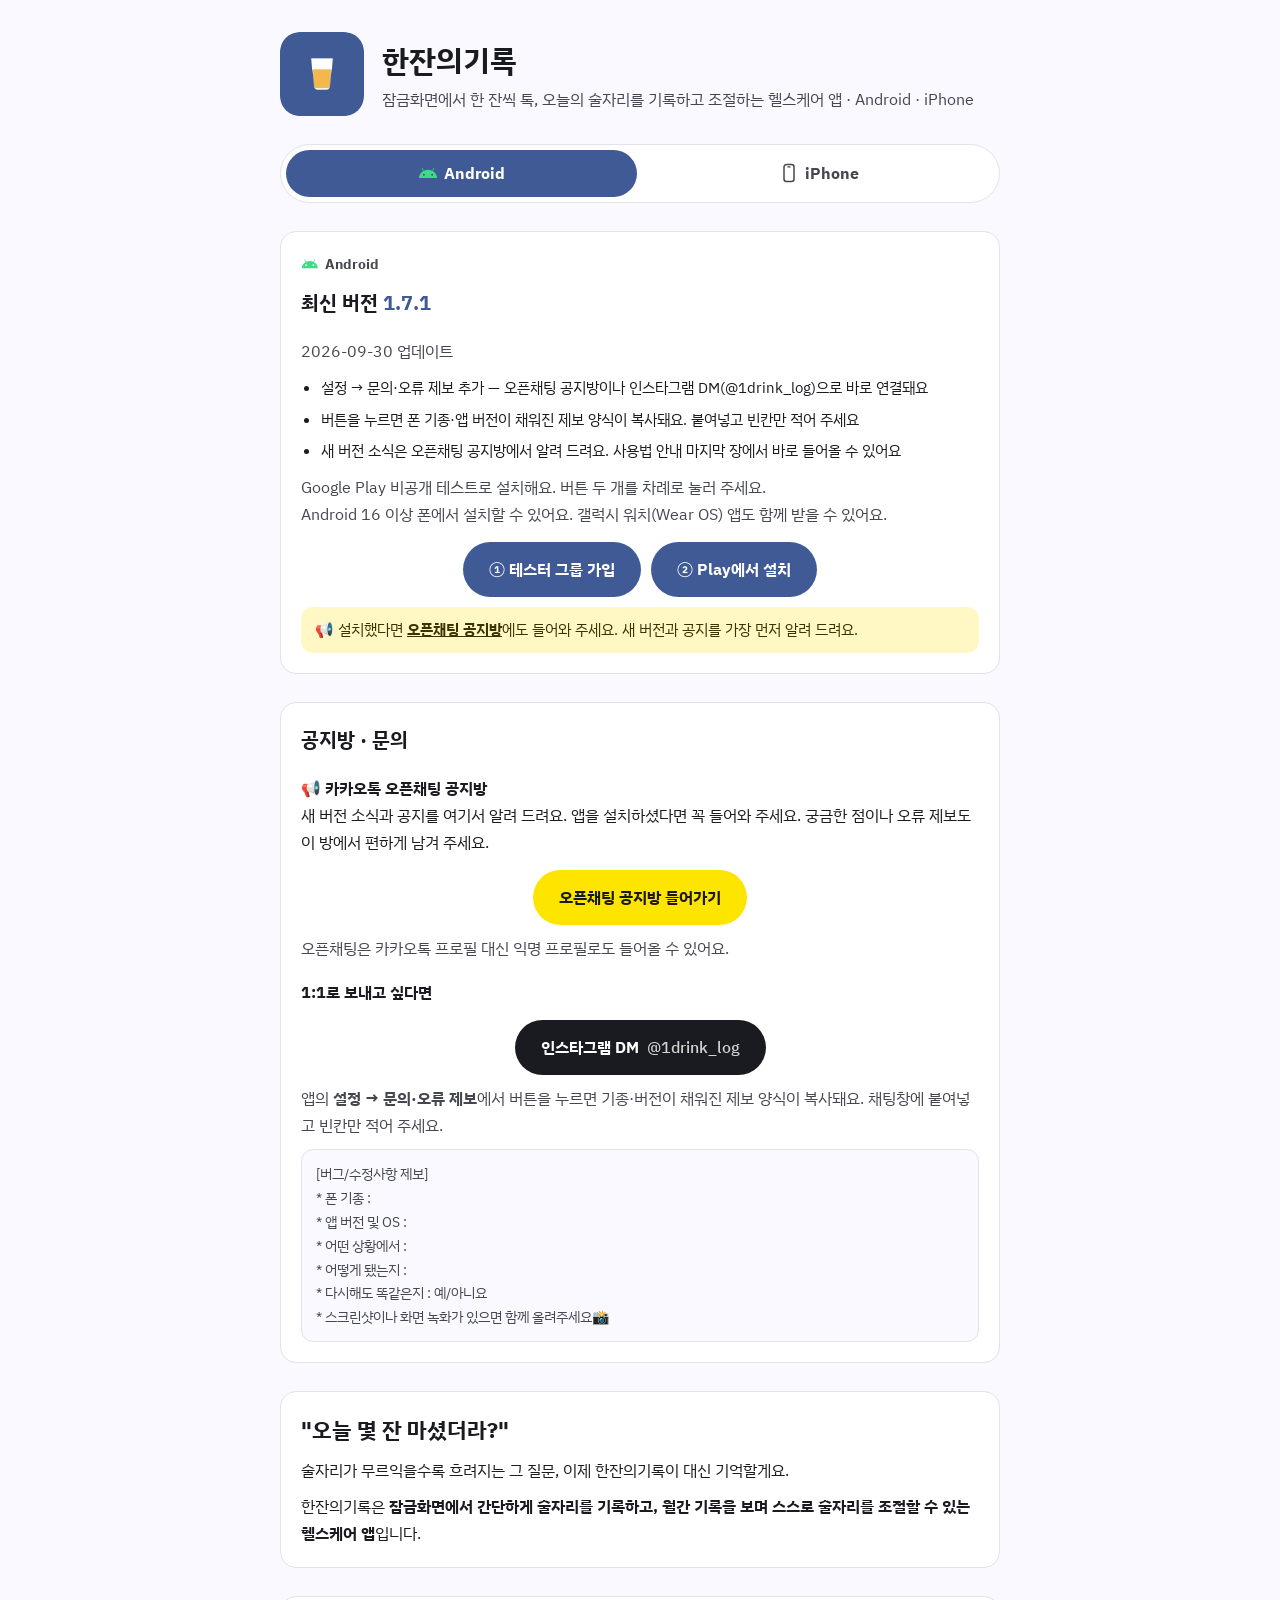
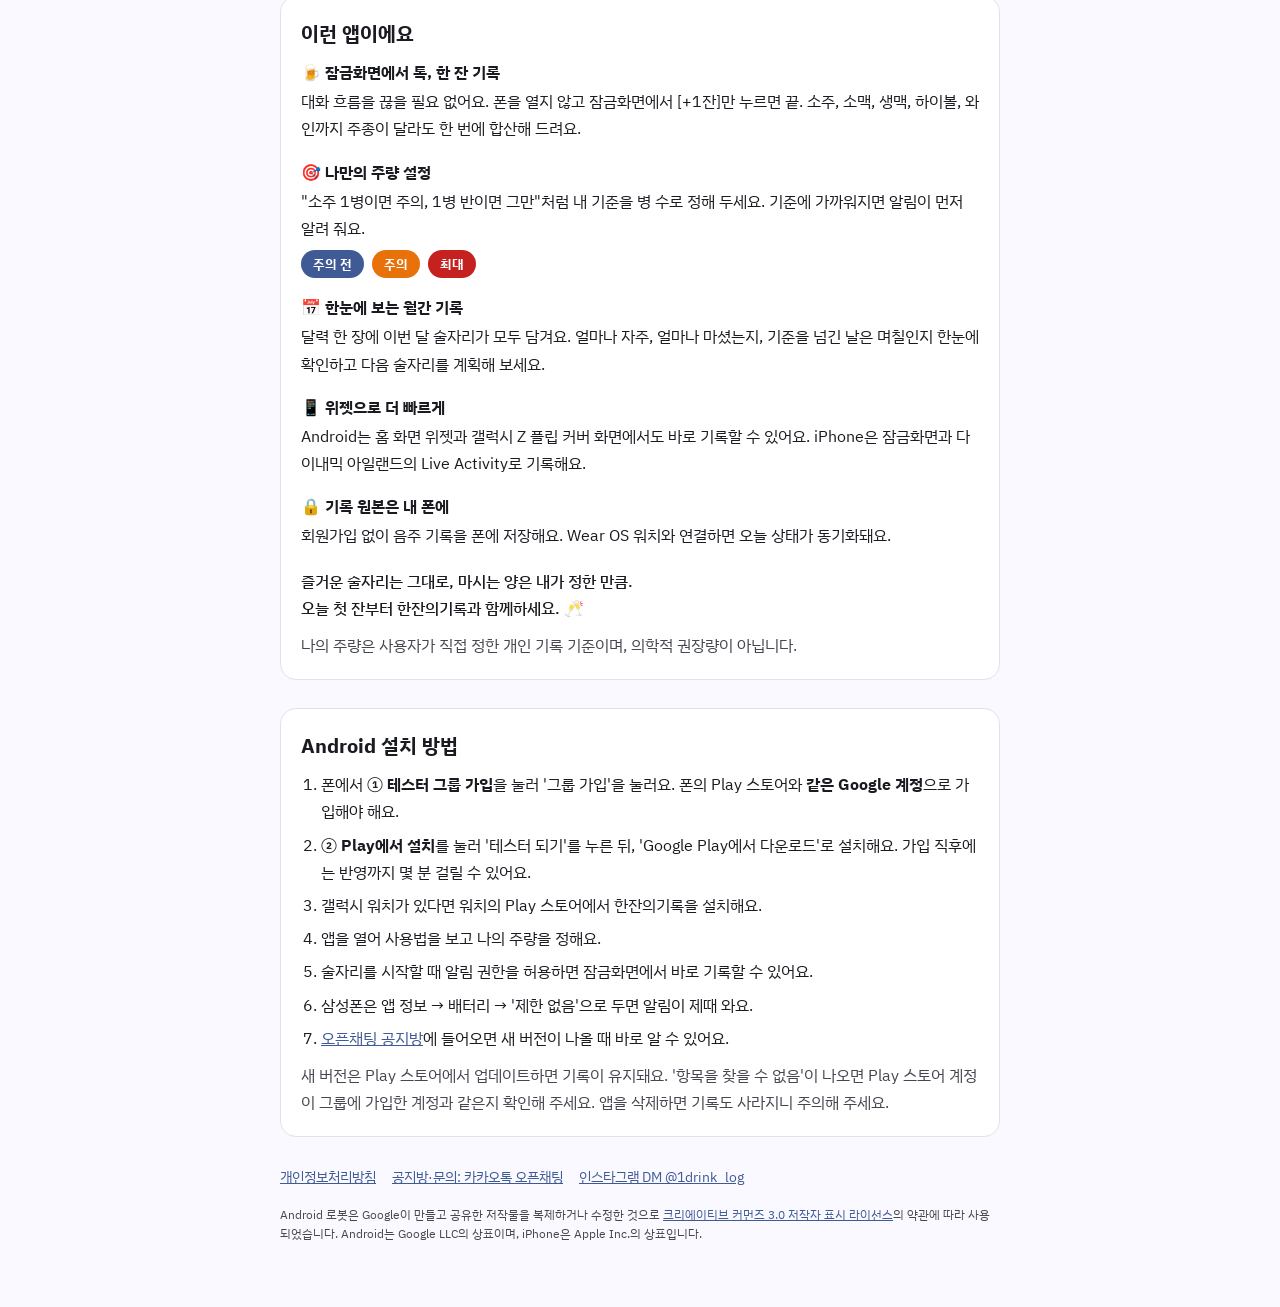
<file: index.html>
<!doctype html>
<html lang="ko">
<head>
<meta charset="utf-8">
<meta name="viewport" content="width=device-width, initial-scale=1">
<title>한잔의기록</title>
<meta name="description" content="잠금화면에서 한 잔씩 톡, 오늘의 술자리를 기록하고 조절하는 헬스케어 앱">
<link rel="icon" href="assets/icon.png">
<link rel="preconnect" href="https://fonts.googleapis.com"><link rel="preconnect" href="https://fonts.gstatic.com" crossorigin>
<link rel="stylesheet" href="https://fonts.googleapis.com/css2?family=IBM+Plex+Sans+KR:wght@400;500;700&display=swap">
<link rel="stylesheet" href="assets/style.css">
</head>
<body>
<div class="wrap">
  <header>
    <img src="assets/icon.png" alt="한잔의기록 아이콘">
    <div>
      <h1>한잔의기록</h1>
      <p class="sub">잠금화면에서 한 잔씩 톡, 오늘의 술자리를 기록하고 조절하는 헬스케어 앱 · Android · iPhone</p>
    </div>
  </header>

  <div class="tabs" role="tablist" aria-label="기기 선택" hidden>
    <button type="button" role="tab" data-os="android"><svg class="os-icon" viewBox="0 0 24 24" aria-hidden="true"><path fill="#3DDC84" d="M17.6 9.48l1.84-3.18a.38.38 0 0 0-.66-.38l-1.87 3.23A11.43 11.43 0 0 0 12 8.1c-1.77 0-3.43.39-4.91 1.05L5.22 5.92a.38.38 0 1 0-.66.38L6.4 9.48A10.8 10.8 0 0 0 1 18h22a10.8 10.8 0 0 0-5.4-8.52zM7 15.25a1.25 1.25 0 1 1 0-2.5 1.25 1.25 0 0 1 0 2.5zm10 0a1.25 1.25 0 1 1 0-2.5 1.25 1.25 0 0 1 0 2.5z"/></svg>Android</button>
    <button type="button" role="tab" data-os="ios"><svg class="os-icon" viewBox="0 0 24 24" aria-hidden="true"><rect x="6" y="1.75" width="12" height="20.5" rx="3" fill="none" stroke="currentColor" stroke-width="1.8"/><rect x="10" y="4" width="4" height="1.4" rx="0.7" fill="currentColor"/></svg>iPhone</button>
  </div>

  <section class="card download" data-os="android">
    <div style="display:grid;gap:10px">
      <p class="platform"><svg class="os-icon" viewBox="0 0 24 24" aria-hidden="true"><path fill="#3DDC84" d="M17.6 9.48l1.84-3.18a.38.38 0 0 0-.66-.38l-1.87 3.23A11.43 11.43 0 0 0 12 8.1c-1.77 0-3.43.39-4.91 1.05L5.22 5.92a.38.38 0 1 0-.66.38L6.4 9.48A10.8 10.8 0 0 0 1 18h22a10.8 10.8 0 0 0-5.4-8.52zM7 15.25a1.25 1.25 0 1 1 0-2.5 1.25 1.25 0 0 1 0 2.5zm10 0a1.25 1.25 0 1 1 0-2.5 1.25 1.25 0 0 1 0 2.5z"/></svg>Android</p>
      <!-- LATEST:START (scripts/publish-apk.sh가 배포할 때 자동으로 바꿉니다) -->
      <h2>최신 버전 <span class="version">1.7.1</span></h2>
      <p class="sub">2026-09-30 업데이트</p>
      <ul class="changes"><li>설정 → 문의·오류 제보 추가 — 오픈채팅 공지방이나 인스타그램 DM(@1drink_log)으로 바로 연결돼요</li><li>버튼을 누르면 폰 기종·앱 버전이 채워진 제보 양식이 복사돼요. 붙여넣고 빈칸만 적어 주세요</li><li>새 버전 소식은 오픈채팅 공지방에서 알려 드려요. 사용법 안내 마지막 장에서 바로 들어올 수 있어요</li></ul>
      <!-- LATEST:END -->
      <p class="sub">Google Play 비공개 테스트로 설치해요. 버튼 두 개를 차례로 눌러 주세요.<br>Android 16 이상 폰에서 설치할 수 있어요. 갤럭시 워치(Wear OS) 앱도 함께 받을 수 있어요.</p>
      <p class="btn-row play-steps"><a class="btn" href="https://groups.google.com/g/hanjan-record-testers">① 테스터 그룹 가입</a> <a class="btn" href="https://play.google.com/apps/testing/com.aimasternh.drinklog">② Play에서 설치</a></p>
      <p class="join-notice">📢 설치했다면 <a href="https://open.kakao.com/o/gG2hXAPi"><b>오픈채팅 공지방</b></a>에도 들어와 주세요. 새 버전과 공지를 가장 먼저 알려 드려요.</p>
    </div>
  </section>

  <section class="card download" data-os="ios">
    <div style="display:grid;gap:10px">
      <p class="platform"><svg class="os-icon" viewBox="0 0 24 24" aria-hidden="true"><rect x="6" y="1.75" width="12" height="20.5" rx="3" fill="none" stroke="currentColor" stroke-width="1.8"/><rect x="10" y="4" width="4" height="1.4" rx="0.7" fill="currentColor"/></svg>iPhone</p>
      <!-- IOS-LATEST:START (scripts/publish-ios.sh가 배포할 때 자동으로 바꿉니다) -->
      <h2>최신 버전 <span class="version">1.7.1</span></h2>
      <p class="sub">2026-09-30 업데이트</p>
      <ul class="changes"><li>설정 → 문의·오류 제보 추가 — 오픈채팅 공지방이나 인스타그램 DM(@1drink_log)으로 바로 연결돼요</li><li>버튼을 누르면 폰 기종·앱 버전이 채워진 제보 양식이 복사돼요. 붙여넣고 빈칸만 적어 주세요</li><li>새 버전 소식은 오픈채팅 공지방에서 알려 드려요. 사용법 안내 마지막 장에서 바로 들어올 수 있어요</li></ul>
      <!-- IOS-LATEST:END -->
      <p class="sub">Apple TestFlight 앱으로 설치해요. 기능은 Android와 같고, 술자리 중에는 잠금화면 Live Activity에서 바로 기록해요.</p>
      <p class="sub">iOS 17 이상 iPhone에서 설치할 수 있어요.<br>설정 → 일반 → 정보 → iOS 버전</p>
      <p class="btn-row"><a class="btn" href="https://testflight.apple.com/join/u157gFnM">TestFlight로 설치</a></p>
      <p class="join-notice">📢 설치했다면 <a href="https://open.kakao.com/o/gG2hXAPi"><b>오픈채팅 공지방</b></a>에도 들어와 주세요. 새 버전과 공지를 가장 먼저 알려 드려요.</p>
    </div>
  </section>

  <section class="card contact" id="contact">
    <h2>공지방 · 문의</h2>
    <p><b>📢 카카오톡 오픈채팅 공지방</b><br>새 버전 소식과 공지를 여기서 알려 드려요. 앱을 설치하셨다면 꼭 들어와 주세요. 궁금한 점이나 오류 제보도 이 방에서 편하게 남겨 주세요.</p>
    <p class="btn-row contact-btns"><a class="btn btn-kakao" href="https://open.kakao.com/o/gG2hXAPi">오픈채팅 공지방 들어가기</a></p>
    <p class="sub">오픈채팅은 카카오톡 프로필 대신 익명 프로필로도 들어올 수 있어요.</p>
    <p style="margin-top:6px"><b>1:1로 보내고 싶다면</b></p>
    <p class="btn-row contact-btns"><a class="btn btn-insta" href="https://ig.me/m/1drink_log">인스타그램 DM <span class="handle">@1drink_log</span></a></p>
    <p class="sub">앱의 <b>설정 → 문의·오류 제보</b>에서 버튼을 누르면 기종·버전이 채워진 제보 양식이 복사돼요. 채팅창에 붙여넣고 빈칸만 적어 주세요.</p>
    <pre class="report-form">[버그/수정사항 제보]
* 폰 기종 :
* 앱 버전 및 OS :
* 어떤 상황에서 :
* 어떻게 됐는지 :
* 다시해도 똑같은지 : 예/아니요
* 스크린샷이나 화면 녹화가 있으면 함께 올려주세요📸</pre>
  </section>

  <section class="card intro">
    <p class="hook">"오늘 몇 잔 마셨더라?"</p>
    <p>술자리가 무르익을수록 흐려지는 그 질문, 이제 한잔의기록이 대신 기억할게요.</p>
    <p>한잔의기록은 <b>잠금화면에서 간단하게 술자리를 기록하고, 월간 기록을 보며 스스로 술자리를 조절할 수 있는 헬스케어 앱</b>입니다.</p>
  </section>

  <section class="card">
    <h2>이런 앱이에요</h2>
    <div class="features">
      <div><h3>🍺 잠금화면에서 톡, 한 잔 기록</h3><p>대화 흐름을 끊을 필요 없어요. 폰을 열지 않고 잠금화면에서 [+1잔]만 누르면 끝. 소주, 소맥, 생맥, 하이볼, 와인까지 주종이 달라도 한 번에 합산해 드려요.</p></div>
      <div><h3>🎯 나만의 주량 설정</h3><p>"소주 1병이면 주의, 1병 반이면 그만"처럼 내 기준을 병 수로 정해 두세요. 기준에 가까워지면 알림이 먼저 알려 줘요.</p>
        <div class="levels"><span style="background:var(--navy)">주의 전</span><span style="background:var(--caution)">주의</span><span style="background:var(--max)">최대</span></div></div>
      <div><h3>📅 한눈에 보는 월간 기록</h3><p>달력 한 장에 이번 달 술자리가 모두 담겨요. 얼마나 자주, 얼마나 마셨는지, 기준을 넘긴 날은 며칠인지 한눈에 확인하고 다음 술자리를 계획해 보세요.</p></div>
      <div><h3>📱 위젯으로 더 빠르게</h3><p>Android는 홈 화면 위젯과 갤럭시 Z 플립 커버 화면에서도 바로 기록할 수 있어요. iPhone은 잠금화면과 다이내믹 아일랜드의 Live Activity로 기록해요.</p></div>
      <div><h3>🔒 기록 원본은 내 폰에</h3><p>회원가입 없이 음주 기록을 폰에 저장해요. Wear OS 워치와 연결하면 오늘 상태가 동기화돼요.</p></div>
    </div>
    <p class="closing">즐거운 술자리는 그대로, 마시는 양은 내가 정한 만큼.<br>오늘 첫 잔부터 한잔의기록과 함께하세요. 🥂</p>
    <p class="sub" style="margin-top:10px">나의 주량은 사용자가 직접 정한 개인 기록 기준이며, 의학적 권장량이 아닙니다.</p>
  </section>

  <section class="card" data-os="android">
    <h2>Android 설치 방법</h2>
    <ol>
      <li>폰에서 <b>① 테스터 그룹 가입</b>을 눌러 '그룹 가입'을 눌러요. 폰의 Play 스토어와 <b>같은 Google 계정</b>으로 가입해야 해요.</li>
      <li><b>② Play에서 설치</b>를 눌러 '테스터 되기'를 누른 뒤, 'Google Play에서 다운로드'로 설치해요. 가입 직후에는 반영까지 몇 분 걸릴 수 있어요.</li>
      <li>갤럭시 워치가 있다면 워치의 Play 스토어에서 한잔의기록을 설치해요.</li>
      <li>앱을 열어 사용법을 보고 나의 주량을 정해요.</li>
      <li>술자리를 시작할 때 알림 권한을 허용하면 잠금화면에서 바로 기록할 수 있어요.</li>
      <li>삼성폰은 앱 정보 → 배터리 → '제한 없음'으로 두면 알림이 제때 와요.</li>
      <li><a href="https://open.kakao.com/o/gG2hXAPi">오픈채팅 공지방</a>에 들어오면 새 버전이 나올 때 바로 알 수 있어요.</li>
    </ol>
    <p class="sub" style="margin-top:10px">새 버전은 Play 스토어에서 업데이트하면 기록이 유지돼요. '항목을 찾을 수 없음'이 나오면 Play 스토어 계정이 그룹에 가입한 계정과 같은지 확인해 주세요. 앱을 삭제하면 기록도 사라지니 주의해 주세요.</p>
  </section>

  <section class="card" data-os="ios">
    <h2>iPhone 설치 방법</h2>
    <ol>
      <li>App Store에서 Apple의 <a href="https://apps.apple.com/app/testflight/id899247664">TestFlight</a> 앱을 먼저 설치해요.</li>
      <li>iPhone에서 위 <b>TestFlight로 설치</b> 버튼을 누르거나 QR을 찍고, TestFlight에서 '수락' → '설치'를 눌러요.</li>
      <li>앱을 열어 사용법을 보고 나의 주량을 정해요.</li>
      <li>술자리를 시작할 때 알림을 허용하면 잠금화면 Live Activity에서 바로 기록할 수 있어요.</li>
      <li><a href="https://open.kakao.com/o/gG2hXAPi">오픈채팅 공지방</a>에 들어오면 새 버전이 나올 때 바로 알 수 있어요.</li>
    </ol>
    <p class="sub" style="margin-top:10px">새 버전이 나오면 TestFlight 앱에서 업데이트하면 기록이 유지돼요. TestFlight 버전은 올라온 뒤 90일이 지나면 사용할 수 없으니, TestFlight에서 최신 버전으로 업데이트해 주세요. 앱을 삭제하면 기록도 사라지니 주의해 주세요.</p>
  </section>

  <footer>
    <a href="privacy.html">개인정보처리방침</a>
    <a href="https://open.kakao.com/o/gG2hXAPi">공지방·문의: 카카오톡 오픈채팅</a>
    <a href="https://ig.me/m/1drink_log">인스타그램 DM @1drink_log</a>
    <p class="credit">Android 로봇은 Google이 만들고 공유한 저작물을 복제하거나 수정한 것으로 <a href="https://creativecommons.org/licenses/by/3.0/deed.ko">크리에이티브 커먼즈 3.0 저작자 표시 라이선스</a>의 약관에 따라 사용되었습니다. Android는 Google LLC의 상표이며, iPhone은 Apple Inc.의 상표입니다.</p>
  </footer>
</div>
<script>
// 기기에 맞는 탭을 먼저 연다. 스크립트가 없으면 탭 없이 두 기기 안내가 모두 보인다.
(function () {
  var tabs = document.querySelector('.tabs');
  var buttons = tabs.querySelectorAll('button');
  var panels = document.querySelectorAll('section[data-os]');
  function show(os) {
    panels.forEach(function (p) { p.hidden = p.dataset.os !== os; });
    buttons.forEach(function (b) { b.setAttribute('aria-selected', b.dataset.os === os); });
  }
  var ua = navigator.userAgent;
  var isIOS = /iPhone|iPad|iPod/.test(ua) || (/Macintosh/.test(ua) && navigator.maxTouchPoints > 1);
  var initial = location.hash === '#ios' || location.hash === '#iphone' ? 'ios'
    : location.hash === '#android' ? 'android' : (isIOS ? 'ios' : 'android');
  buttons.forEach(function (b) { b.addEventListener('click', function () { show(b.dataset.os); }); });
  tabs.hidden = false;
  show(initial);
})();
</script>
</body>
</html>
</file>
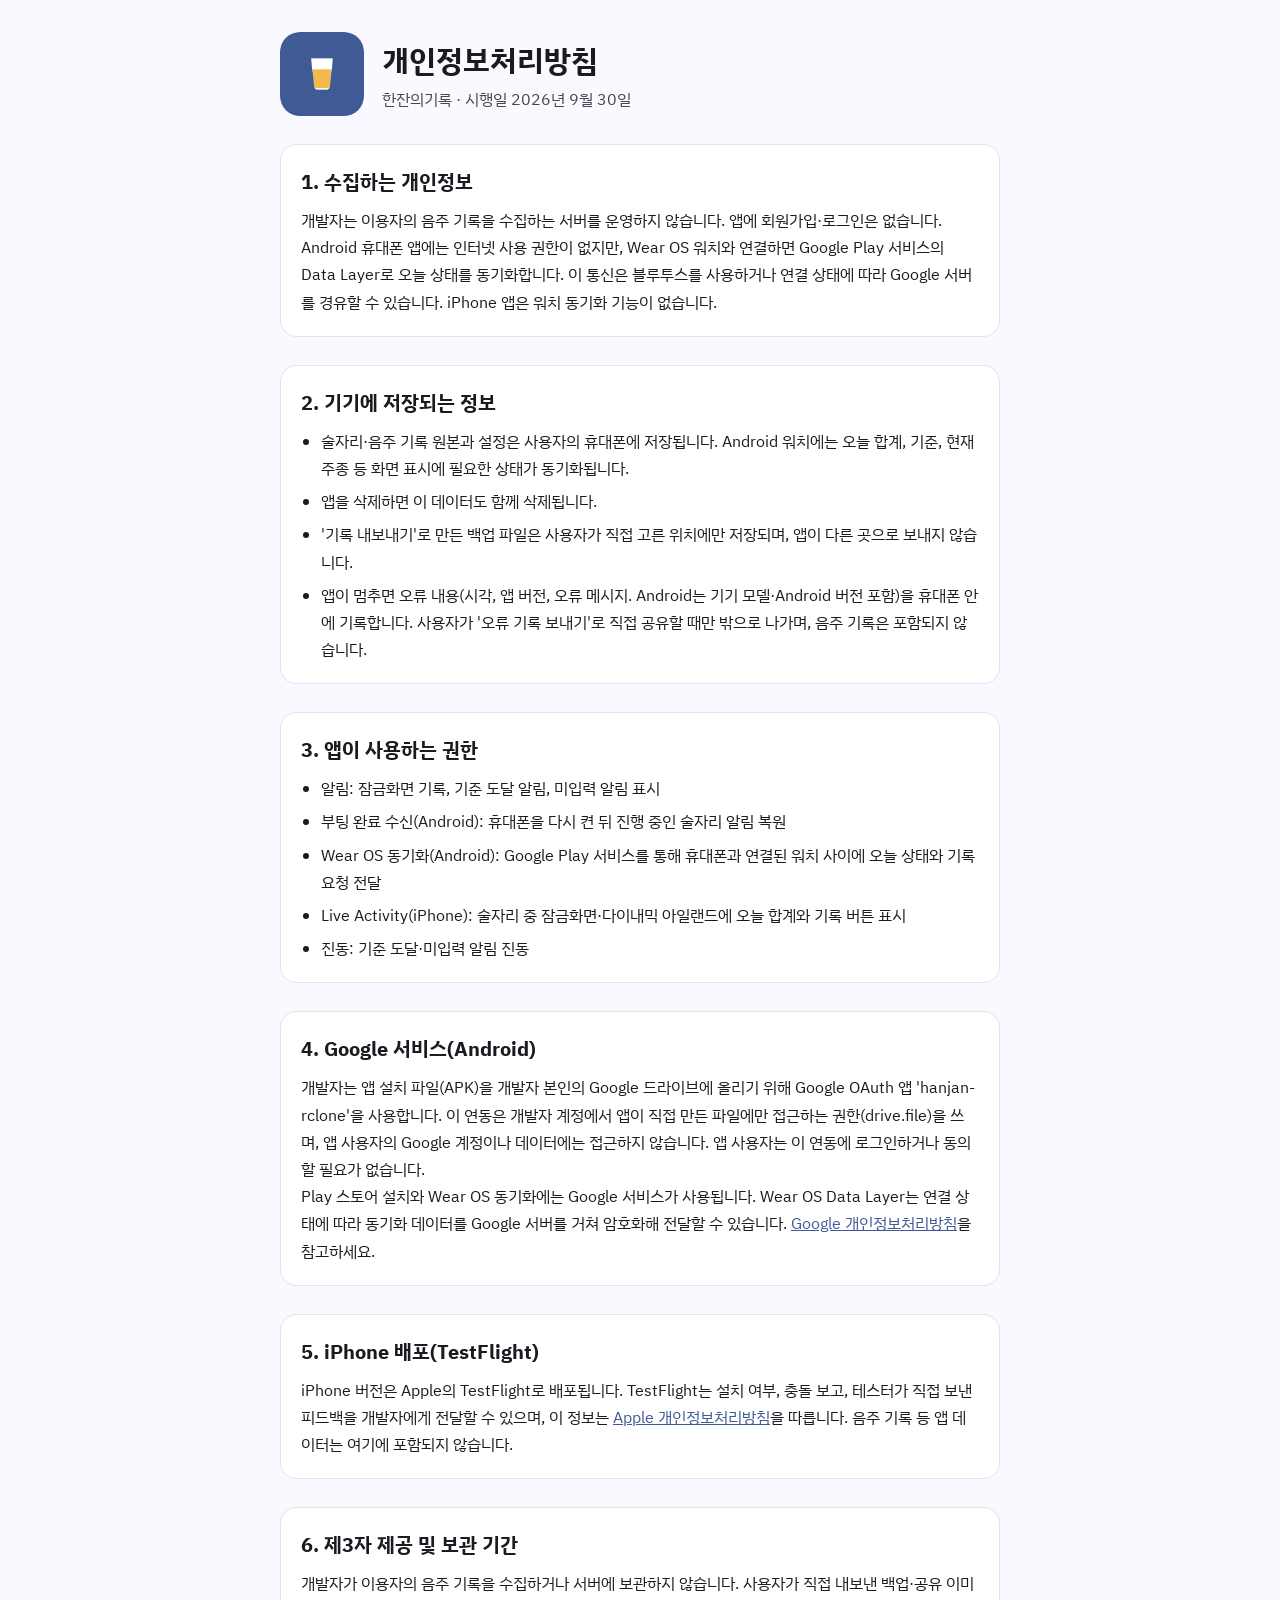
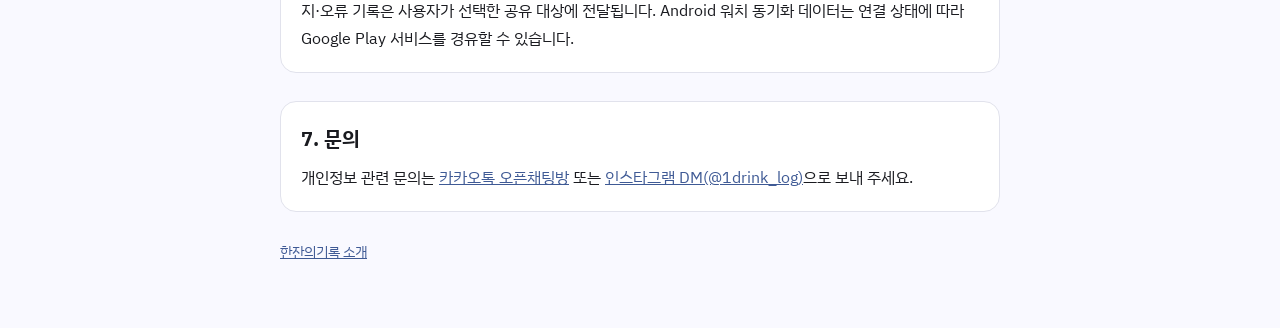
<file: privacy.html>
<!doctype html>
<html lang="ko">
<head>
<meta charset="utf-8">
<meta name="viewport" content="width=device-width, initial-scale=1">
<title>한잔의기록 개인정보처리방침</title>
<link rel="icon" href="assets/icon.png">
<link rel="preconnect" href="https://fonts.googleapis.com"><link rel="preconnect" href="https://fonts.gstatic.com" crossorigin>
<link rel="stylesheet" href="https://fonts.googleapis.com/css2?family=IBM+Plex+Sans+KR:wght@400;500;700&display=swap">
<link rel="stylesheet" href="assets/style.css">
</head>
<body>
<div class="wrap">
  <header>
    <img src="assets/icon.png" alt="한잔의기록 아이콘">
    <div><h1>개인정보처리방침</h1><p class="sub">한잔의기록 · 시행일 2026년 9월 30일</p></div>
  </header>

  <section class="card">
    <h2>1. 수집하는 개인정보</h2>
    <p>개발자는 이용자의 음주 기록을 수집하는 서버를 운영하지 않습니다. 앱에 회원가입·로그인은 없습니다. Android 휴대폰 앱에는 인터넷 사용 권한이 없지만, Wear OS 워치와 연결하면 Google Play 서비스의 Data Layer로 오늘 상태를 동기화합니다. 이 통신은 블루투스를 사용하거나 연결 상태에 따라 Google 서버를 경유할 수 있습니다. iPhone 앱은 워치 동기화 기능이 없습니다.</p>
  </section>

  <section class="card">
    <h2>2. 기기에 저장되는 정보</h2>
    <ul>
      <li>술자리·음주 기록 원본과 설정은 사용자의 휴대폰에 저장됩니다. Android 워치에는 오늘 합계, 기준, 현재 주종 등 화면 표시에 필요한 상태가 동기화됩니다.</li>
      <li>앱을 삭제하면 이 데이터도 함께 삭제됩니다.</li>
      <li>'기록 내보내기'로 만든 백업 파일은 사용자가 직접 고른 위치에만 저장되며, 앱이 다른 곳으로 보내지 않습니다.</li>
      <li>앱이 멈추면 오류 내용(시각, 앱 버전, 오류 메시지. Android는 기기 모델·Android 버전 포함)을 휴대폰 안에 기록합니다. 사용자가 '오류 기록 보내기'로 직접 공유할 때만 밖으로 나가며, 음주 기록은 포함되지 않습니다.</li>
    </ul>
  </section>

  <section class="card">
    <h2>3. 앱이 사용하는 권한</h2>
    <ul>
      <li>알림: 잠금화면 기록, 기준 도달 알림, 미입력 알림 표시</li>
      <li>부팅 완료 수신(Android): 휴대폰을 다시 켠 뒤 진행 중인 술자리 알림 복원</li>
      <li>Wear OS 동기화(Android): Google Play 서비스를 통해 휴대폰과 연결된 워치 사이에 오늘 상태와 기록 요청 전달</li>
      <li>Live Activity(iPhone): 술자리 중 잠금화면·다이내믹 아일랜드에 오늘 합계와 기록 버튼 표시</li>
      <li>진동: 기준 도달·미입력 알림 진동</li>
    </ul>
  </section>

  <section class="card">
    <h2>4. Google 서비스(Android)</h2>
    <p>개발자는 앱 설치 파일(APK)을 개발자 본인의 Google 드라이브에 올리기 위해 Google OAuth 앱 'hanjan-rclone'을 사용합니다. 이 연동은 개발자 계정에서 앱이 직접 만든 파일에만 접근하는 권한(drive.file)을 쓰며, 앱 사용자의 Google 계정이나 데이터에는 접근하지 않습니다. 앱 사용자는 이 연동에 로그인하거나 동의할 필요가 없습니다.</p>
    <p>Play 스토어 설치와 Wear OS 동기화에는 Google 서비스가 사용됩니다. Wear OS Data Layer는 연결 상태에 따라 동기화 데이터를 Google 서버를 거쳐 암호화해 전달할 수 있습니다. <a href="https://policies.google.com/privacy?hl=ko">Google 개인정보처리방침</a>을 참고하세요.</p>
  </section>

  <section class="card">
    <h2>5. iPhone 배포(TestFlight)</h2>
    <p>iPhone 버전은 Apple의 TestFlight로 배포됩니다. TestFlight는 설치 여부, 충돌 보고, 테스터가 직접 보낸 피드백을 개발자에게 전달할 수 있으며, 이 정보는 <a href="https://www.apple.com/kr/legal/privacy/">Apple 개인정보처리방침</a>을 따릅니다. 음주 기록 등 앱 데이터는 여기에 포함되지 않습니다.</p>
  </section>

  <section class="card">
    <h2>6. 제3자 제공 및 보관 기간</h2>
    <p>개발자가 이용자의 음주 기록을 수집하거나 서버에 보관하지 않습니다. 사용자가 직접 내보낸 백업·공유 이미지·오류 기록은 사용자가 선택한 공유 대상에 전달됩니다. Android 워치 동기화 데이터는 연결 상태에 따라 Google Play 서비스를 경유할 수 있습니다.</p>
  </section>

  <section class="card">
    <h2>7. 문의</h2>
    <p>개인정보 관련 문의는 <a href="https://open.kakao.com/o/gG2hXAPi">카카오톡 오픈채팅방</a> 또는 <a href="https://ig.me/m/1drink_log">인스타그램 DM(@1drink_log)</a>으로 보내 주세요.</p>
  </section>

  <footer><a href="index.html">한잔의기록 소개</a></footer>
</div>
</body>
</html>
</file>
<file: assets/style.css>
:root {
  --navy: #3F5A95; --navy-soft: #DAE2FF; --amber: #F2B84B; --caution: #E8710A; --max: #C5221F;
  --bg: #F9F9FF; --card: #FFFFFF; --ink: #1A1B20; --sub: #44474F; --line: #E1E2EC;
  color-scheme: light;
}
@media (prefers-color-scheme: dark) {
  :root { --bg: #121318; --card: #1E1F25; --ink: #E2E2E9; --sub: #C5C6D0; --line: #33353A; --navy-soft: #26437C; color-scheme: dark; }
}
* { box-sizing: border-box; }
body { margin: 0; background: var(--bg); color: var(--ink); font-family: "IBM Plex Sans KR", "Apple SD Gothic Neo", "Noto Sans KR", system-ui, sans-serif; line-height: 1.7; }
.wrap { max-width: 760px; margin: 0 auto; padding: 32px 20px 64px; display: grid; gap: 28px; }
header { display: flex; gap: 18px; align-items: center; }
header img { width: 84px; height: 84px; border-radius: 20px; }
h1 { margin: 0; font-size: 30px; }
h2 { margin: 0 0 8px; font-size: 20px; }
p { margin: 0; }
.sub { color: var(--sub); }
.card { background: var(--card); border: 1px solid var(--line); border-radius: 16px; padding: 20px; }
.download { display: flex; flex-wrap: wrap; gap: 20px; align-items: center; }
.btn { display: inline-block; background: var(--navy); color: #fff; text-decoration: none; font-weight: 700; padding: 14px 26px; border-radius: 999px; }
.btn:focus-visible { outline: 3px solid var(--amber); outline-offset: 2px; }
ol, ul { margin: 0; padding-left: 20px; display: grid; gap: 6px; }
.levels { display: flex; gap: 8px; flex-wrap: wrap; margin-top: 8px; }
.levels span { color: #fff; font-size: 13px; font-weight: 700; padding: 3px 12px; border-radius: 999px; }
footer { color: var(--sub); font-size: 14px; display: flex; gap: 16px; flex-wrap: wrap; }
a { color: var(--navy); }
@media (prefers-color-scheme: dark) { a { color: #B1C5FF; } }
.version { font-family: "IBM Plex Sans KR", sans-serif; color: var(--navy); }
@media (prefers-color-scheme: dark) { .version { color: #B1C5FF; } }
.changes { font-size: 15px; }
.intro { display: grid; gap: 8px; }
.hook { font-size: 22px; font-weight: 700; }
.features { display: grid; gap: 16px; margin-top: 4px; }
h3 { margin: 0 0 2px; font-size: 16px; }
.closing { margin-top: 18px; font-weight: 500; }
.platform { font-weight: 700; color: var(--sub); font-size: 14px; }
.tabs { display: grid; grid-template-columns: 1fr 1fr; gap: 6px; background: var(--card); border: 1px solid var(--line); border-radius: 999px; padding: 5px; }
.tabs button { font: inherit; font-weight: 700; font-size: 16px; border: 0; border-radius: 999px; padding: 10px 12px; cursor: pointer; background: transparent; color: var(--sub); }
.tabs button[aria-selected="true"] { background: var(--navy); color: #fff; }
.tabs button:focus-visible { outline: 3px solid var(--amber); outline-offset: 2px; }
[hidden] { display: none !important; }
.os-icon { width: 1.25em; height: 1.25em; vertical-align: -0.25em; margin-right: 6px; }
.credit { flex-basis: 100%; font-size: 12px; line-height: 1.6; }
/* 내려받기 카드: 설명 아래에 버튼과 QR을 가운데 정렬 */
.download { flex-direction: column; align-items: stretch; }
.btn-row { text-align: center; margin-top: 4px; }
.contact { display: grid; gap: 10px; }
.contact-btns { display: flex; flex-wrap: wrap; gap: 10px; justify-content: center; }
.play-steps { display: flex; flex-wrap: wrap; gap: 10px; justify-content: center; }
.btn-kakao { background: #FEE500; color: #191919; }
.btn-insta { background: #1A1B20; color: #fff; }
.btn-insta .handle { font-weight: 500; opacity: .8; margin-left: 4px; }
@media (prefers-color-scheme: dark) { .btn-insta { background: #E2E2E9; color: #1A1B20; } }
.report-form { margin: 0; padding: 12px 14px; border-radius: 12px; background: var(--bg); border: 1px solid var(--line); font-family: inherit; font-size: 14px; line-height: 1.7; white-space: pre-wrap; color: var(--sub); }
.join-notice { background: #FFF8C5; color: #3A3200; border-radius: 12px; padding: 10px 14px; font-size: 15px; }
.join-notice a { color: inherit; }
@media (prefers-color-scheme: dark) { .join-notice { background: #3A3413; color: #FFF3B0; } }
</file>
